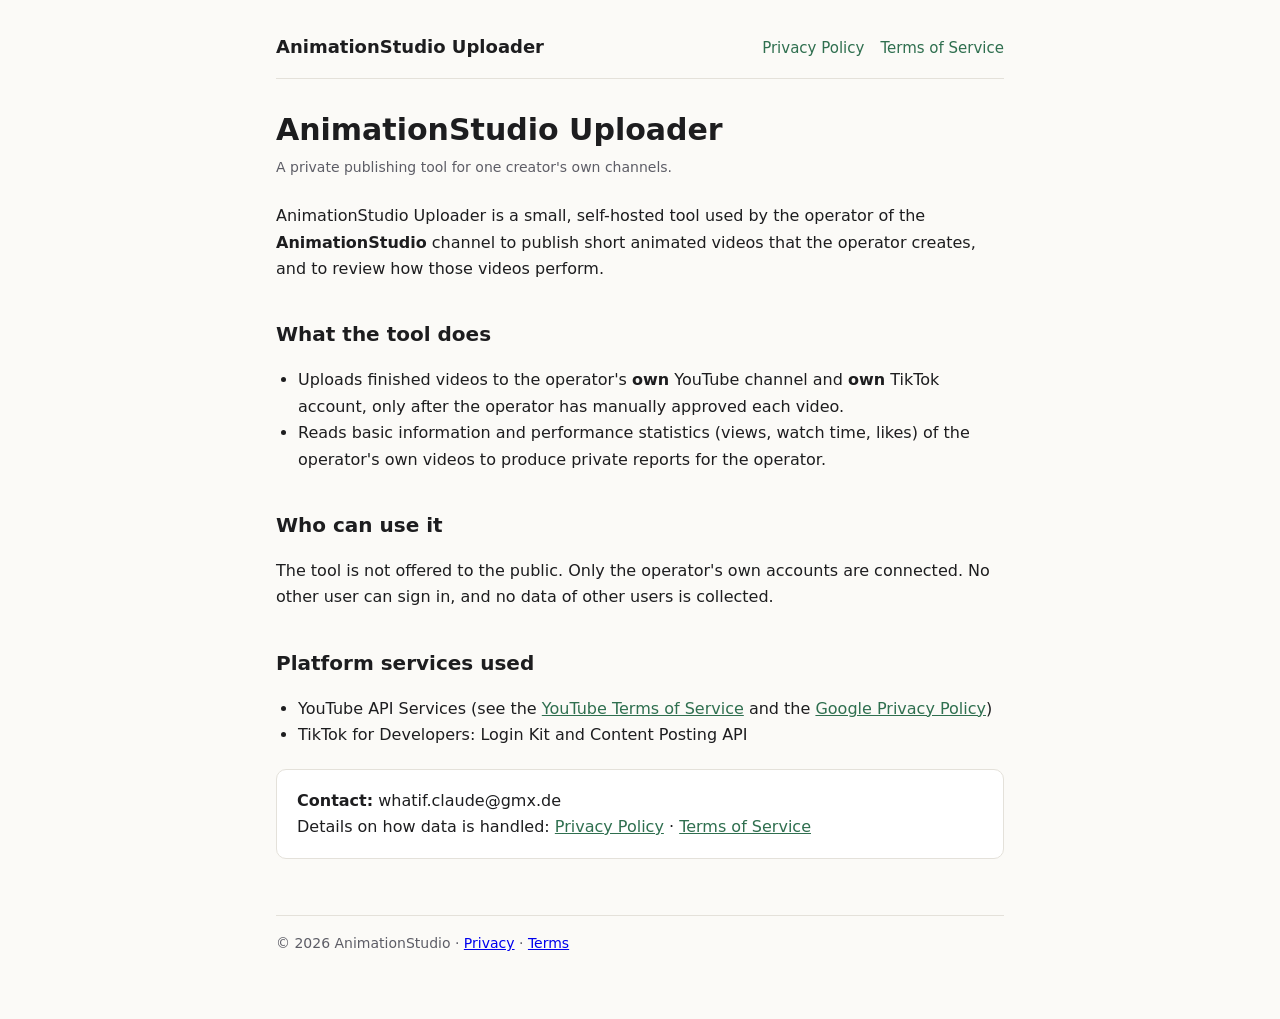
<file: index.html>
<!doctype html>
<html lang="en">
<head>
<meta charset="utf-8">
<meta name="viewport" content="width=device-width, initial-scale=1">
<title>AnimationStudio Uploader</title>
<meta name="description" content="Private publishing tool for the AnimationStudio channel.">
<link rel="stylesheet" href="style.css">
</head>
<body>
<div class="wrap">
<header>
  <a class="brand" href="index.html">AnimationStudio Uploader</a>
  <nav>
    <a href="privacy.html">Privacy Policy</a>
    <a href="terms.html">Terms of Service</a>
  </nav>
</header>
<main>
  <h1>AnimationStudio Uploader</h1>
  <p class="meta">A private publishing tool for one creator's own channels.</p>

  <p>AnimationStudio Uploader is a small, self-hosted tool used by the operator of the
  <strong>AnimationStudio</strong> channel to publish short animated videos that the operator
  creates, and to review how those videos perform.</p>

  <h2>What the tool does</h2>
  <ul>
    <li>Uploads finished videos to the operator's <strong>own</strong> YouTube channel and
      <strong>own</strong> TikTok account, only after the operator has manually approved each video.</li>
    <li>Reads basic information and performance statistics (views, watch time, likes) of the
      operator's own videos to produce private reports for the operator.</li>
  </ul>

  <h2>Who can use it</h2>
  <p>The tool is not offered to the public. Only the operator's own accounts are connected.
  No other user can sign in, and no data of other users is collected.</p>

  <h2>Platform services used</h2>
  <ul>
    <li>YouTube API Services (see the <a href="https://www.youtube.com/t/terms">YouTube Terms of Service</a>
      and the <a href="https://policies.google.com/privacy">Google Privacy Policy</a>)</li>
    <li>TikTok for Developers: Login Kit and Content Posting API</li>
  </ul>

  <div class="card">
    <strong>Contact:</strong> whatif.claude@gmx.de<br>
    Details on how data is handled: <a href="privacy.html">Privacy Policy</a> ·
    <a href="terms.html">Terms of Service</a>
  </div>
</main>
<footer>© 2026 AnimationStudio · <a href="privacy.html">Privacy</a> · <a href="terms.html">Terms</a></footer>
</div>
</body>
</html>
</file>
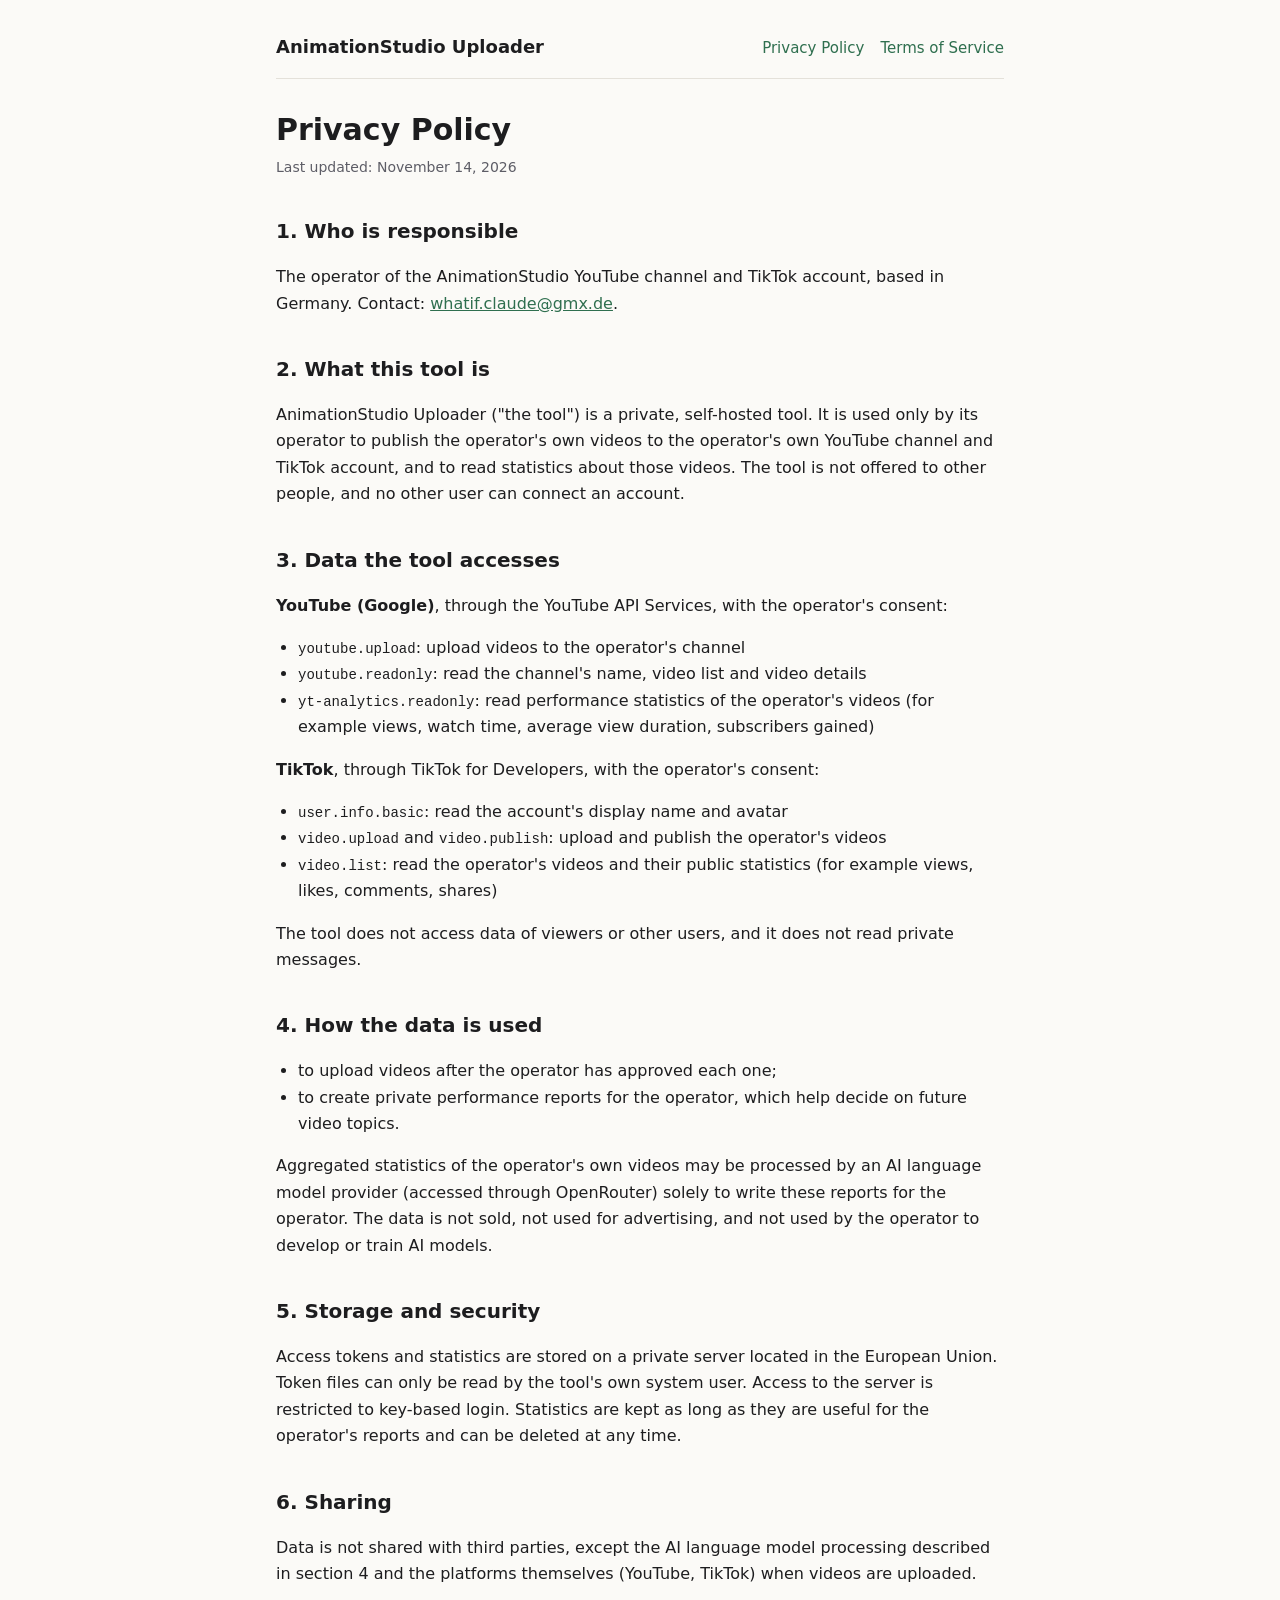
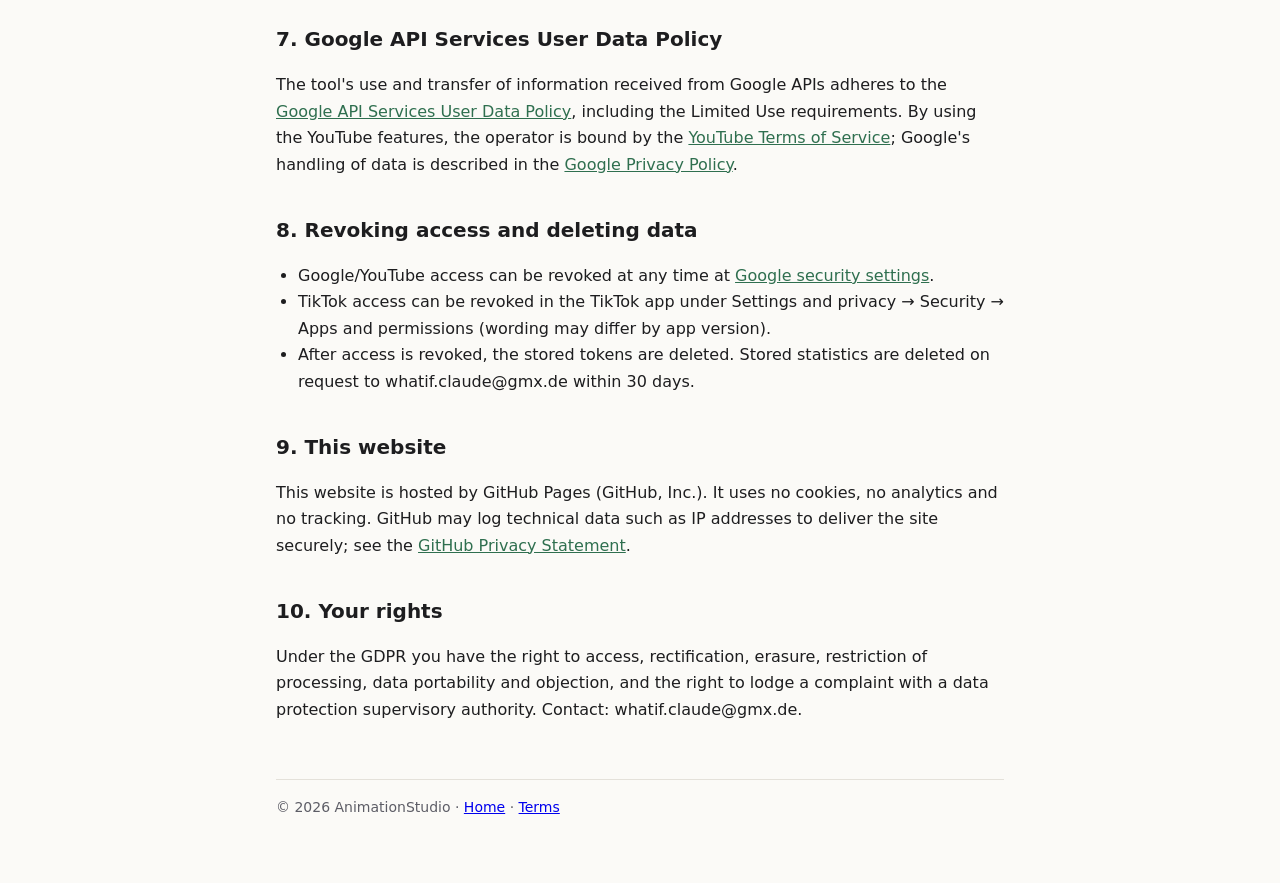
<file: privacy.html>
<!doctype html>
<html lang="en">
<head>
<meta charset="utf-8">
<meta name="viewport" content="width=device-width, initial-scale=1">
<title>Privacy Policy – AnimationStudio Uploader</title>
<link rel="stylesheet" href="style.css">
</head>
<body>
<div class="wrap">
<header>
  <a class="brand" href="index.html">AnimationStudio Uploader</a>
  <nav>
    <a href="privacy.html">Privacy Policy</a>
    <a href="terms.html">Terms of Service</a>
  </nav>
</header>
<main>
  <h1>Privacy Policy</h1>
  <p class="meta">Last updated: November 14, 2026</p>

  <h2>1. Who is responsible</h2>
  <p>The operator of the AnimationStudio YouTube channel and TikTok account, based in Germany. Contact: <a href="mailto:whatif.claude@gmx.de">whatif.claude@gmx.de</a>.</p>

  <h2>2. What this tool is</h2>
  <p>AnimationStudio Uploader ("the tool") is a private, self-hosted tool. It is used only by its
  operator to publish the operator's own videos to the operator's own YouTube channel and TikTok
  account, and to read statistics about those videos. The tool is not offered to other people,
  and no other user can connect an account.</p>

  <h2>3. Data the tool accesses</h2>
  <p><strong>YouTube (Google)</strong>, through the YouTube API Services, with the operator's consent:</p>
  <ul>
    <li><code>youtube.upload</code>: upload videos to the operator's channel</li>
    <li><code>youtube.readonly</code>: read the channel's name, video list and video details</li>
    <li><code>yt-analytics.readonly</code>: read performance statistics of the operator's videos
      (for example views, watch time, average view duration, subscribers gained)</li>
  </ul>
  <p><strong>TikTok</strong>, through TikTok for Developers, with the operator's consent:</p>
  <ul>
    <li><code>user.info.basic</code>: read the account's display name and avatar</li>
    <li><code>video.upload</code> and <code>video.publish</code>: upload and publish the operator's videos</li>
    <li><code>video.list</code>: read the operator's videos and their public statistics
      (for example views, likes, comments, shares)</li>
  </ul>
  <p>The tool does not access data of viewers or other users, and it does not read private messages.</p>

  <h2>4. How the data is used</h2>
  <ul>
    <li>to upload videos after the operator has approved each one;</li>
    <li>to create private performance reports for the operator, which help decide on future video topics.</li>
  </ul>
  <p>Aggregated statistics of the operator's own videos may be processed by an AI language model
  provider (accessed through OpenRouter) solely to write these reports for the operator. The data is
  not sold, not used for advertising, and not used by the operator to develop or train AI models.</p>

  <h2>5. Storage and security</h2>
  <p>Access tokens and statistics are stored on a private server located in the European Union.
  Token files can only be read by the tool's own system user. Access to the server is restricted
  to key-based login. Statistics are kept as long as they are useful for the operator's reports
  and can be deleted at any time.</p>

  <h2>6. Sharing</h2>
  <p>Data is not shared with third parties, except the AI language model processing described in
  section 4 and the platforms themselves (YouTube, TikTok) when videos are uploaded.</p>

  <h2>7. Google API Services User Data Policy</h2>
  <p>The tool's use and transfer of information received from Google APIs adheres to the
  <a href="https://developers.google.com/terms/api-services-user-data-policy">Google API Services User Data Policy</a>,
  including the Limited Use requirements. By using the YouTube features, the operator is bound by the
  <a href="https://www.youtube.com/t/terms">YouTube Terms of Service</a>; Google's handling of data is
  described in the <a href="https://policies.google.com/privacy">Google Privacy Policy</a>.</p>

  <h2>8. Revoking access and deleting data</h2>
  <ul>
    <li>Google/YouTube access can be revoked at any time at
      <a href="https://security.google.com/settings/security/permissions">Google security settings</a>.</li>
    <li>TikTok access can be revoked in the TikTok app under Settings and privacy → Security → Apps and permissions
      (wording may differ by app version).</li>
    <li>After access is revoked, the stored tokens are deleted. Stored statistics are deleted on request
      to whatif.claude@gmx.de within 30 days.</li>
  </ul>

  <h2>9. This website</h2>
  <p>This website is hosted by GitHub Pages (GitHub, Inc.). It uses no cookies, no analytics and no
  tracking. GitHub may log technical data such as IP addresses to deliver the site securely; see the
  <a href="https://docs.github.com/en/site-policy/privacy-policies/github-general-privacy-statement">GitHub Privacy Statement</a>.</p>

  <h2>10. Your rights</h2>
  <p>Under the GDPR you have the right to access, rectification, erasure, restriction of processing,
  data portability and objection, and the right to lodge a complaint with a data protection
  supervisory authority. Contact: whatif.claude@gmx.de.</p>
</main>
<footer>© 2026 AnimationStudio · <a href="index.html">Home</a> · <a href="terms.html">Terms</a></footer>
</div>
</body>
</html>
</file>
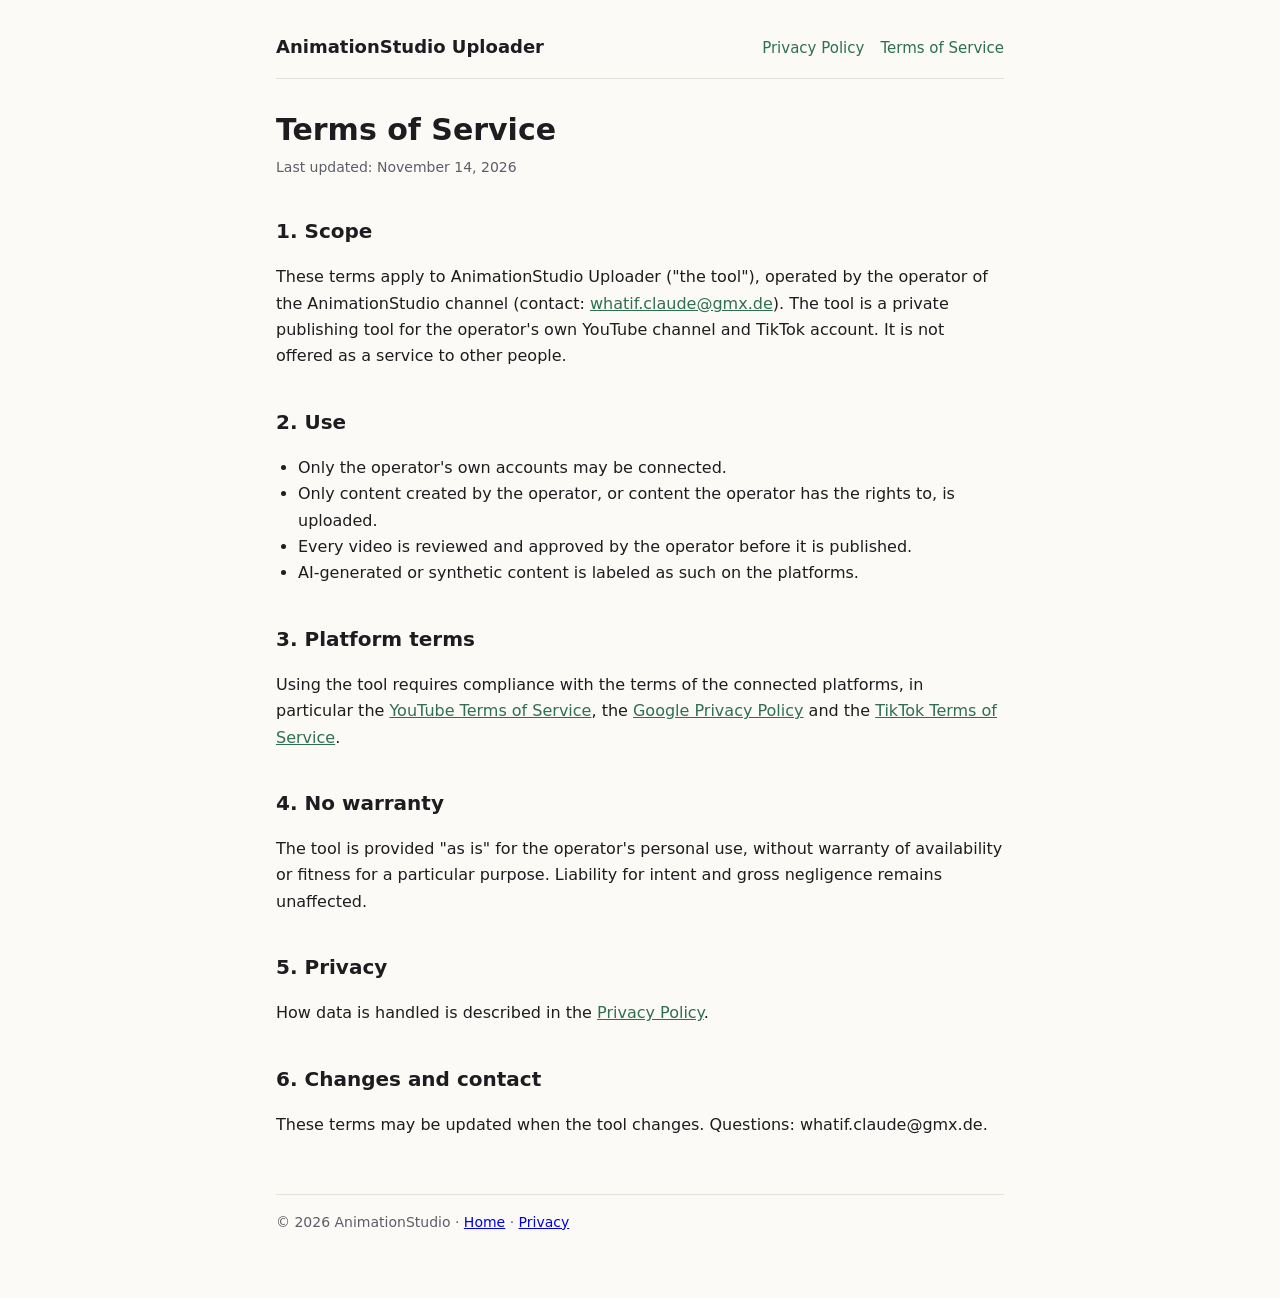
<file: terms.html>
<!doctype html>
<html lang="en">
<head>
<meta charset="utf-8">
<meta name="viewport" content="width=device-width, initial-scale=1">
<title>Terms of Service – AnimationStudio Uploader</title>
<link rel="stylesheet" href="style.css">
</head>
<body>
<div class="wrap">
<header>
  <a class="brand" href="index.html">AnimationStudio Uploader</a>
  <nav>
    <a href="privacy.html">Privacy Policy</a>
    <a href="terms.html">Terms of Service</a>
  </nav>
</header>
<main>
  <h1>Terms of Service</h1>
  <p class="meta">Last updated: November 14, 2026</p>

  <h2>1. Scope</h2>
  <p>These terms apply to AnimationStudio Uploader ("the tool"), operated by the operator of the AnimationStudio channel
  (contact: <a href="mailto:whatif.claude@gmx.de">whatif.claude@gmx.de</a>). The tool is a private publishing tool for the
  operator's own YouTube channel and TikTok account. It is not offered as a service to other people.</p>

  <h2>2. Use</h2>
  <ul>
    <li>Only the operator's own accounts may be connected.</li>
    <li>Only content created by the operator, or content the operator has the rights to, is uploaded.</li>
    <li>Every video is reviewed and approved by the operator before it is published.</li>
    <li>AI-generated or synthetic content is labeled as such on the platforms.</li>
  </ul>

  <h2>3. Platform terms</h2>
  <p>Using the tool requires compliance with the terms of the connected platforms, in particular the
  <a href="https://www.youtube.com/t/terms">YouTube Terms of Service</a>, the
  <a href="https://policies.google.com/privacy">Google Privacy Policy</a> and the
  <a href="https://www.tiktok.com/legal/terms-of-service">TikTok Terms of Service</a>.</p>

  <h2>4. No warranty</h2>
  <p>The tool is provided "as is" for the operator's personal use, without warranty of availability
  or fitness for a particular purpose. Liability for intent and gross negligence remains unaffected.</p>

  <h2>5. Privacy</h2>
  <p>How data is handled is described in the <a href="privacy.html">Privacy Policy</a>.</p>

  <h2>6. Changes and contact</h2>
  <p>These terms may be updated when the tool changes. Questions: whatif.claude@gmx.de.</p>
</main>
<footer>© 2026 AnimationStudio · <a href="index.html">Home</a> · <a href="privacy.html">Privacy</a></footer>
</div>
</body>
</html>
</file>
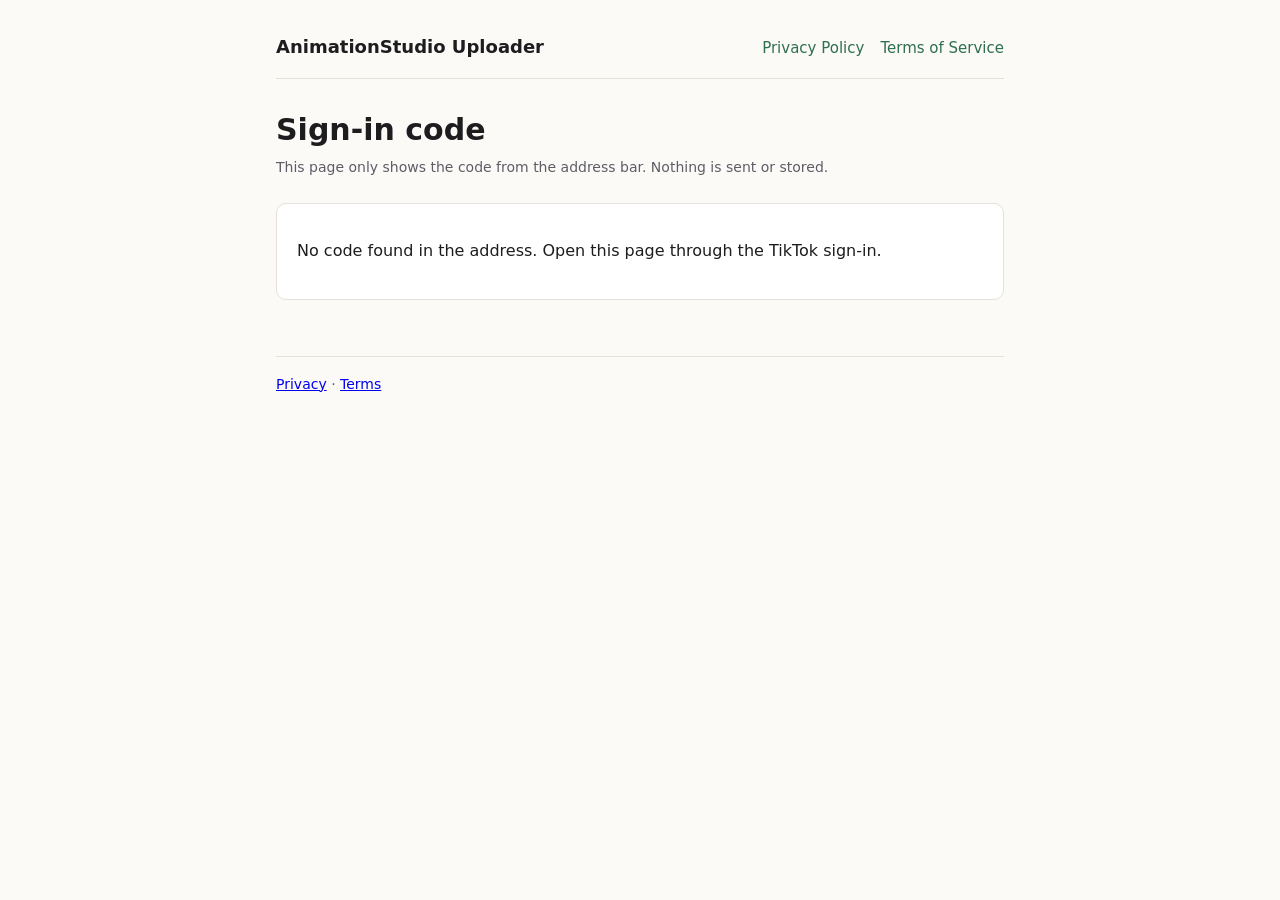
<file: tiktok-callback.html>
<!doctype html>
<html lang="en">
<head>
<meta charset="utf-8">
<meta name="viewport" content="width=device-width, initial-scale=1">
<meta name="robots" content="noindex">
<title>Sign-in Code – AnimationStudio Uploader</title>
<link rel="stylesheet" href="style.css">
</head>
<body>
<div class="wrap">
<header>
  <a class="brand" href="index.html">AnimationStudio Uploader</a>
  <nav>
    <a href="privacy.html">Privacy Policy</a>
    <a href="terms.html">Terms of Service</a>
  </nav>
</header>
<main>
  <h1>Sign-in code</h1>
  <p class="meta">This page only shows the code from the address bar. Nothing is sent or stored.</p>

  <div class="card" id="result">
    <p>No code found in the address. Open this page through the TikTok sign-in.</p>
  </div>
</main>
<footer><a href="privacy.html">Privacy</a> · <a href="terms.html">Terms</a></footer>
</div>
<script>
(function () {
  var p = new URLSearchParams(location.search);
  var box = document.getElementById('result');
  function esc(s) { return String(s).replace(/[&<>"']/g, function (c) { return {'&':'&amp;','<':'&lt;','>':'&gt;','"':'&quot;',"'":'&#39;'}[c]; }); }
  if (p.get('error')) {
    box.innerHTML = '<p><strong>Sign-in failed:</strong></p><span class="code">' + esc(p.get('error')) +
      (p.get('error_description') ? ' – ' + esc(p.get('error_description')) : '') + '</span>';
    return;
  }
  var code = p.get('code');
  if (!code) return;
  box.innerHTML =
    '<p><strong>Code</strong> (copy it and send it to your tool):</p>' +
    '<span class="code" id="code">' + esc(code) + '</span>' +
    '<button type="button" id="copy">Copy code</button>' +
    (p.get('state') ? '<p class="meta" style="margin-top:16px">state: <code>' + esc(p.get('state')) + '</code></p>' : '') +
    '<p class="meta">The code expires after a few minutes and can only be used once.</p>';
  document.getElementById('copy').onclick = function () {
    var btn = this;
    try {
      navigator.clipboard.writeText(code).then(function () { btn.textContent = 'Copied'; },
        function () { btn.textContent = 'Select the code and copy it manually'; });
    } catch (e) { btn.textContent = 'Select the code and copy it manually'; }
  };
})();
</script>
</body>
</html>
</file>
<file: style.css>
:root {
  --bg: #fbfaf7;
  --surface: #ffffff;
  --text: #1d1d1f;
  --muted: #5d5d66;
  --accent: #2f6f4f;
  --border: #e4e1da;
}
@media (prefers-color-scheme: dark) {
  :root {
    --bg: #141416;
    --surface: #1c1c1f;
    --text: #ececef;
    --muted: #a3a3ad;
    --accent: #7cc49d;
    --border: #2e2e33;
  }
}
* { box-sizing: border-box; }
body {
  margin: 0;
  background: var(--bg);
  color: var(--text);
  font: 16px/1.65 system-ui, -apple-system, "Segoe UI", Roboto, sans-serif;
}
.wrap { max-width: 760px; margin: 0 auto; padding: 32px 16px 64px; }
header { display: flex; flex-wrap: wrap; gap: 8px 20px; align-items: baseline; border-bottom: 1px solid var(--border); padding-bottom: 16px; margin-bottom: 32px; }
header .brand { font-weight: 700; font-size: 18px; color: var(--text); text-decoration: none; margin-right: auto; }
header nav { display: flex; flex-wrap: wrap; gap: 4px 16px; }
nav a, main a { color: var(--accent); }
nav a { text-decoration: none; font-size: 15px; }
nav a:hover { text-decoration: underline; }
h1 { font-size: 30px; line-height: 1.25; margin: 0 0 8px; }
h2 { font-size: 20px; margin: 36px 0 8px; }
.meta { color: var(--muted); font-size: 14px; margin: 0 0 24px; }
.card { background: var(--surface); border: 1px solid var(--border); border-radius: 10px; padding: 18px 20px; margin: 20px 0; }
code, .code { font-family: ui-monospace, Consolas, monospace; font-size: 14px; word-break: break-all; }
.code { display: block; background: var(--bg); border: 1px solid var(--border); border-radius: 8px; padding: 12px; margin: 8px 0 12px; }
button { font: inherit; background: var(--accent); color: var(--surface); border: 0; border-radius: 8px; padding: 8px 16px; cursor: pointer; }
footer { margin-top: 56px; padding-top: 16px; border-top: 1px solid var(--border); color: var(--muted); font-size: 14px; }
ul { padding-left: 22px; }
</file>
